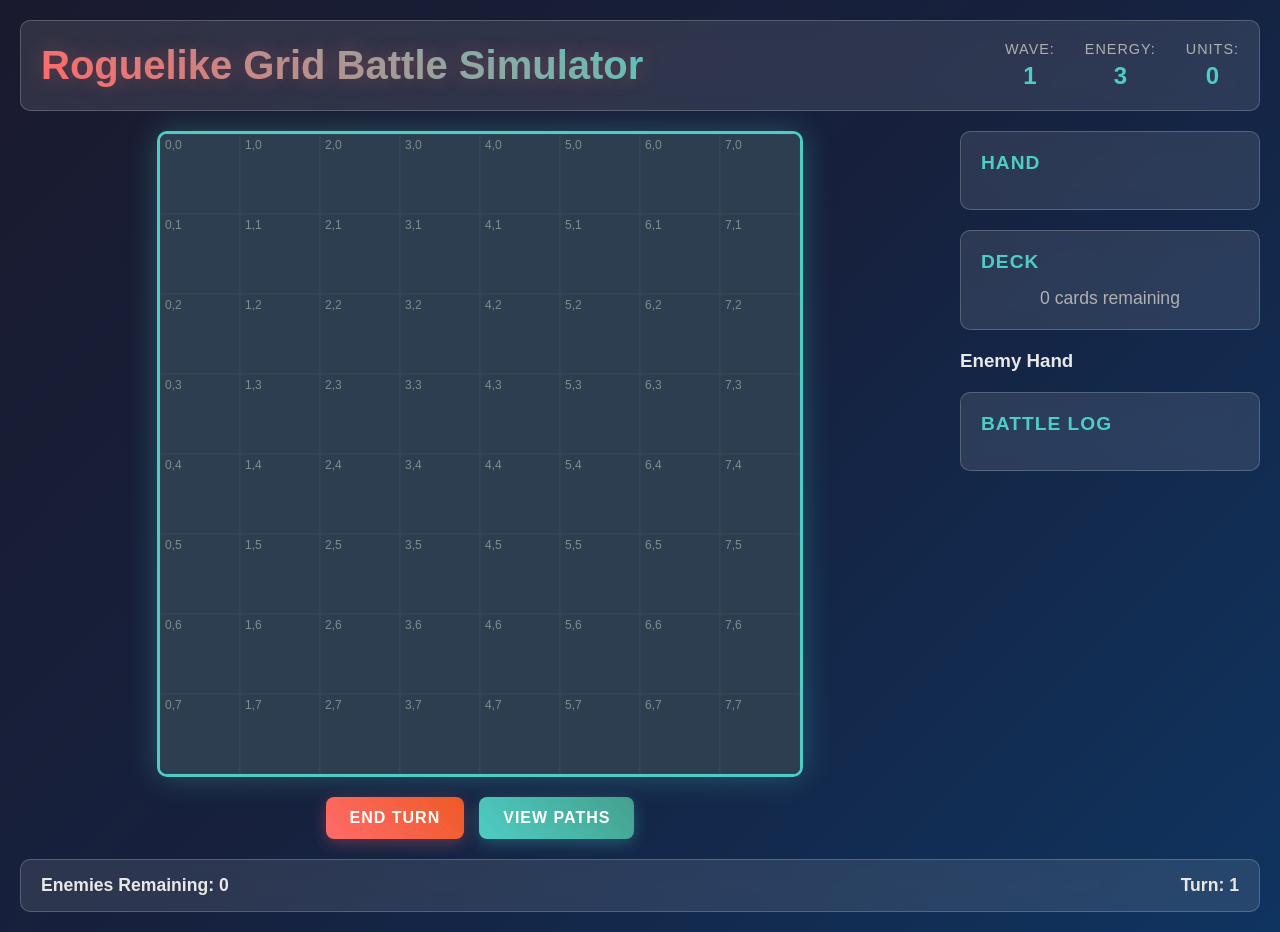
<file: index.html>
<!DOCTYPE html>
<html lang="en">
<head>
    <meta charset="UTF-8">
    <meta name="viewport" content="width=device-width, initial-scale=1.0">
    <title>Roguelike Grid Battle Simulator</title>
    <link rel="stylesheet" href="styles.css">
</head>
<body>
    <div class="game-container">
        <header class="game-header">
            <h1>Roguelike Grid Battle Simulator</h1>
            <div class="game-stats">
                <div class="stat">
                    <span class="stat-label">Wave:</span>
                    <span id="wave-number">1</span>
                </div>
                <div class="stat">
                    <span class="stat-label">Energy:</span>
                    <span id="energy">3</span>
                </div>
                <div class="stat">
                    <span class="stat-label">Units:</span>
                    <span id="unit-count">0</span>
                </div>
            </div>
        </header>

        <div class="game-main">
            <div class="battlefield-section">
                <canvas id="battlefield" width="640" height="640"></canvas>
                <div class="battlefield-controls">
                    <button id="end-turn-btn" class="btn btn-primary">End Turn</button>
                    <button id="view-paths-btn" class="btn btn-secondary">View Paths</button>
                </div>
            </div>

            <div class="sidebar">
                <div class="hand-section">
                    <h3>Hand</h3>
                    <div id="hand" class="hand-container"></div>
                </div>

                <div class="deck-section">
                    <h3>Deck</h3>
                    <div id="deck-info" class="deck-info">
                        <span id="deck-count">0</span> cards remaining
                    </div>
                </div>

                <div class="enemy-hand-section">
                    <h3>Enemy Hand</h3>
                    <div id="enemy-hand" class="hand-container"></div>
                </div>

                <div class="log-section">
                    <h3>Battle Log</h3>
                    <div id="battle-log" class="battle-log"></div>
                </div>
            </div>
        </div>

        <div class="game-footer">
            <div class="wave-info">
                <span>Enemies Remaining: </span>
                <span id="enemies-remaining">0</span>
            </div>
            <div class="turn-info">
                <span>Turn: </span>
                <span id="turn-number">1</span>
            </div>
        </div>
    </div>

    <!-- Modal for card selection after wave -->
    <div id="card-selection-modal" class="modal hidden">
        <div class="modal-content">
            <h2>Choose a Card</h2>
            <p>Select one card to add to your deck:</p>
            <div id="card-options" class="card-options"></div>
        </div>
    </div>

    <!-- Modal for game over -->
    <div id="game-over-modal" class="modal hidden">
        <div class="modal-content">
            <h2 id="game-over-title">Game Over</h2>
            <p id="game-over-message"></p>
            <button id="restart-btn" class="btn btn-primary">Play Again</button>
        </div>
    </div>

    <script src="js/game.js"></script>
    <script src="js/cards.js"></script>
    <script src="js/units.js"></script>
    <script src="js/battlefield.js"></script>
    <script src="js/ai.js"></script>
    <script src="js/main.js"></script>
</body>
</html>
</file>
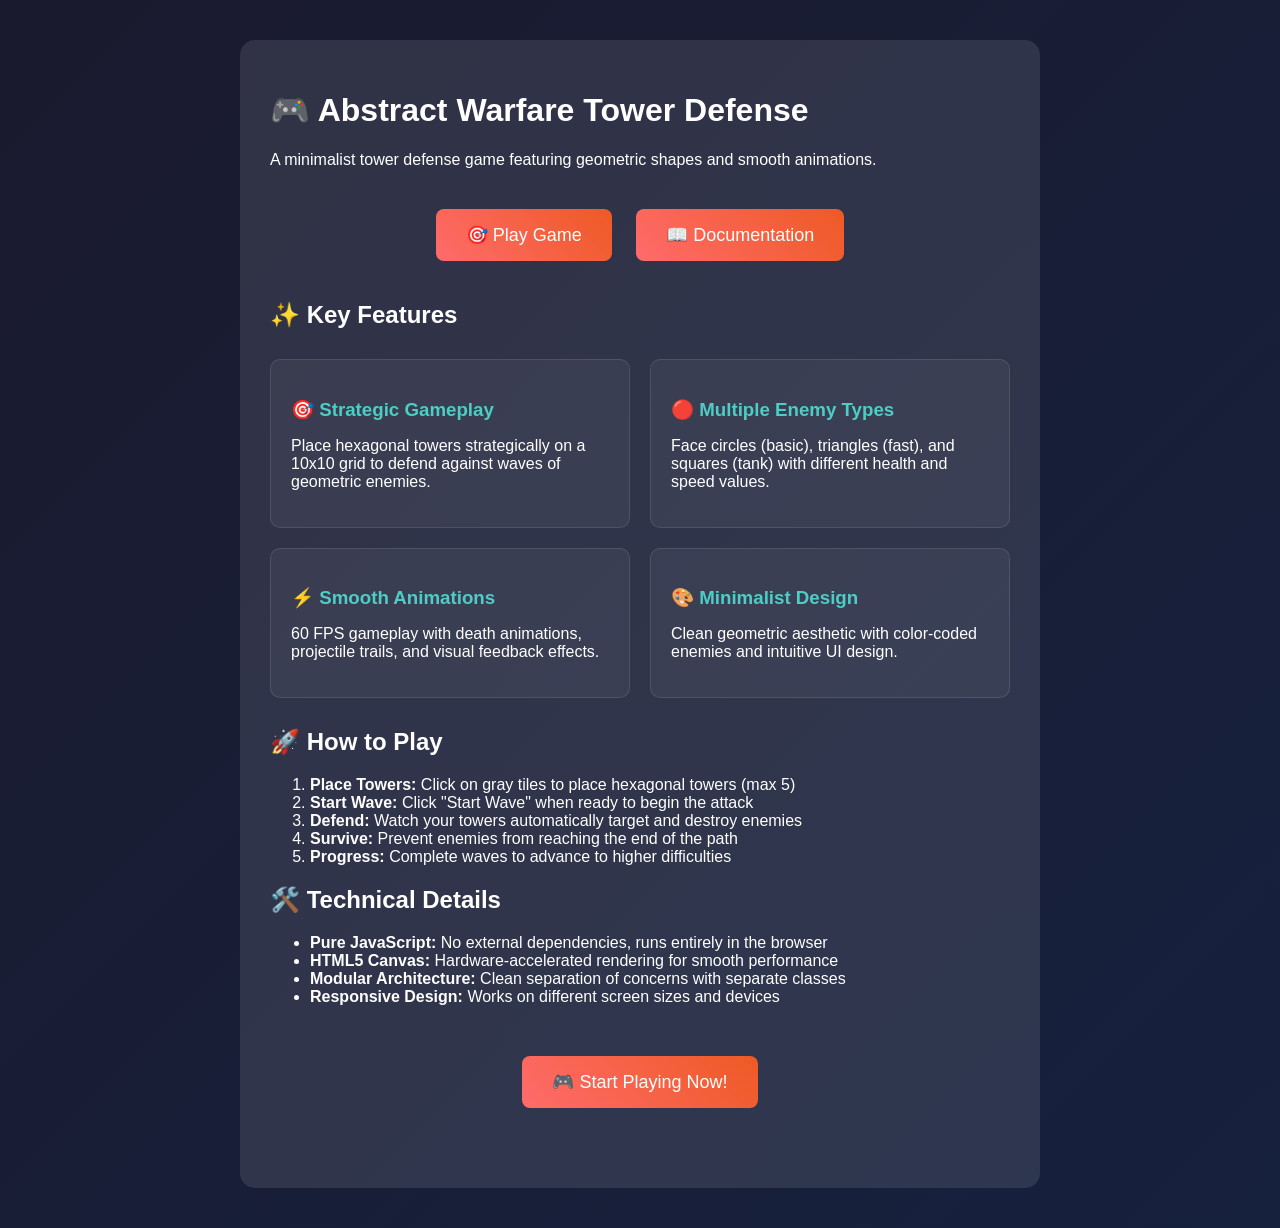
<file: demo.html>
<!DOCTYPE html>
<html lang="en">
<head>
    <meta charset="UTF-8">
    <meta name="viewport" content="width=device-width, initial-scale=1.0">
    <title>Abstract Warfare - Demo</title>
    <style>
        body {
            font-family: Arial, sans-serif;
            max-width: 800px;
            margin: 0 auto;
            padding: 20px;
            background: linear-gradient(135deg, #1a1a2e, #16213e);
            color: white;
        }
        .demo-container {
            background: rgba(255, 255, 255, 0.1);
            padding: 30px;
            border-radius: 15px;
            margin: 20px 0;
        }
        .btn {
            background: linear-gradient(45deg, #ff6b6b, #ee5a24);
            color: white;
            padding: 15px 30px;
            border: none;
            border-radius: 8px;
            font-size: 18px;
            cursor: pointer;
            text-decoration: none;
            display: inline-block;
            margin: 10px;
        }
        .btn:hover {
            transform: translateY(-2px);
            box-shadow: 0 5px 15px rgba(255, 107, 107, 0.4);
        }
        .features {
            display: grid;
            grid-template-columns: repeat(auto-fit, minmax(250px, 1fr));
            gap: 20px;
            margin: 30px 0;
        }
        .feature {
            background: rgba(255, 255, 255, 0.05);
            padding: 20px;
            border-radius: 10px;
            border: 1px solid rgba(255, 255, 255, 0.1);
        }
        .feature h3 {
            color: #4ecdc4;
            margin-bottom: 10px;
        }
    </style>
</head>
<body>
    <div class="demo-container">
        <h1>🎮 Abstract Warfare Tower Defense</h1>
        <p>A minimalist tower defense game featuring geometric shapes and smooth animations.</p>
        
        <div style="text-align: center; margin: 30px 0;">
            <a href="index.html" class="btn">🎯 Play Game</a>
            <a href="README.md" class="btn">📖 Documentation</a>
        </div>
        
        <h2>✨ Key Features</h2>
        <div class="features">
            <div class="feature">
                <h3>🎯 Strategic Gameplay</h3>
                <p>Place hexagonal towers strategically on a 10x10 grid to defend against waves of geometric enemies.</p>
            </div>
            <div class="feature">
                <h3>🔴 Multiple Enemy Types</h3>
                <p>Face circles (basic), triangles (fast), and squares (tank) with different health and speed values.</p>
            </div>
            <div class="feature">
                <h3>⚡ Smooth Animations</h3>
                <p>60 FPS gameplay with death animations, projectile trails, and visual feedback effects.</p>
            </div>
            <div class="feature">
                <h3>🎨 Minimalist Design</h3>
                <p>Clean geometric aesthetic with color-coded enemies and intuitive UI design.</p>
            </div>
        </div>
        
        <h2>🚀 How to Play</h2>
        <ol>
            <li><strong>Place Towers:</strong> Click on gray tiles to place hexagonal towers (max 5)</li>
            <li><strong>Start Wave:</strong> Click "Start Wave" when ready to begin the attack</li>
            <li><strong>Defend:</strong> Watch your towers automatically target and destroy enemies</li>
            <li><strong>Survive:</strong> Prevent enemies from reaching the end of the path</li>
            <li><strong>Progress:</strong> Complete waves to advance to higher difficulties</li>
        </ol>
        
        <h2>🛠️ Technical Details</h2>
        <ul>
            <li><strong>Pure JavaScript:</strong> No external dependencies, runs entirely in the browser</li>
            <li><strong>HTML5 Canvas:</strong> Hardware-accelerated rendering for smooth performance</li>
            <li><strong>Modular Architecture:</strong> Clean separation of concerns with separate classes</li>
            <li><strong>Responsive Design:</strong> Works on different screen sizes and devices</li>
        </ul>
        
        <div style="text-align: center; margin: 40px 0;">
            <a href="index.html" class="btn">🎮 Start Playing Now!</a>
        </div>
    </div>
</body>
</html>
</file>
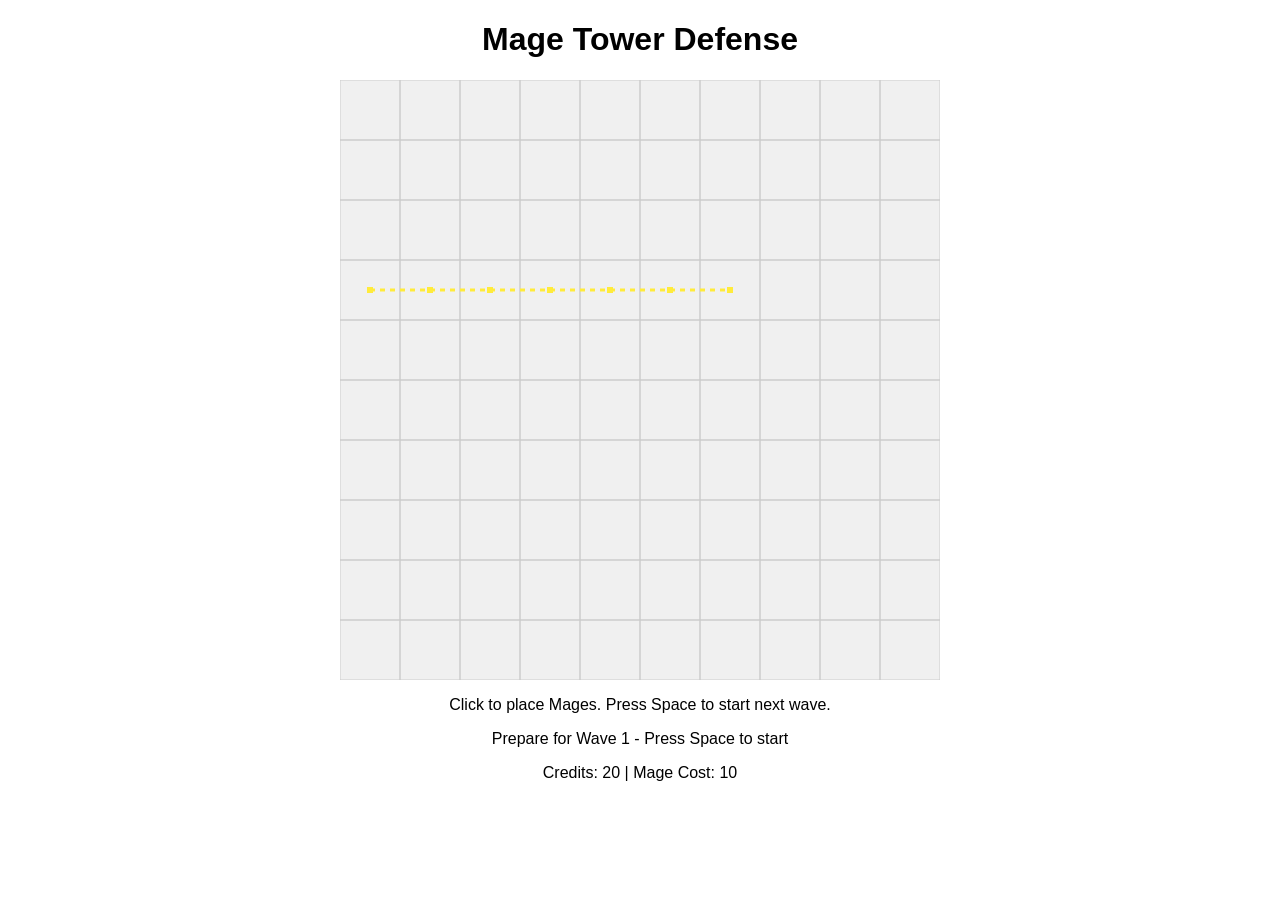
<file: mage_tower_defense.html>
<!DOCTYPE html>
<html lang="en">
<head>
  <meta charset="UTF-8" />
  <title>Mage Tower Defense - Waves + Enemies</title>
  <style>
    canvas { background: #f0f0f0; display: block; margin: 0 auto; }
    body { text-align: center; font-family: sans-serif; }
  </style>
</head>
<body>
  <h1>Mage Tower Defense</h1>
  <canvas id="game" width="600" height="600"></canvas>
  <p>Click to place Mages. Press Space to start next wave.</p>
  <p id="status"></p>
  <p id="credits"></p>

  <script>
    const canvas = document.getElementById("game");
    const ctx = canvas.getContext("2d");
    const statusEl = document.getElementById("status");
    const creditsEl = document.getElementById("credits");

    const TILE_SIZE = 60;
    const GRID_SIZE = 10;
    const TICK_DURATION = 1000; // 1s

    let mages = [];
    let enemies = [];
    let tombstones = [];
    let damageIndicators = [];
    let tick = 0;
    let currentWave = 0;
    let waveInProgress = false;
    let credits = 20;
    let currentPath = [];
    let pathPreview = true;

    const enemyTypes = {
      goblin: { hp: 3, dmg: 1, speed: 1, color: 'red', reward: 3 }
    };

    const troopCosts = {
      mage: 10
    };

    class Unit {
      constructor(x, y) {
        this.x = x;
        this.y = y;
        this.hp = 3;
        this.maxHp = 3;
        this.range = 3;
        this.damage = 1;
        this.type = 'mage';
      }

      act() {
        for (const enemy of enemies) {
          const dist = Math.abs(enemy.x - this.x) + Math.abs(enemy.y - this.y);
          if (dist <= this.range) {
            const oldHp = enemy.hp;
            enemy.hp -= this.damage;
            drawFireball(this.x, this.y, enemy.x, enemy.y);
            
            // Add damage indicator
            damageIndicators.push({
              x: enemy.x,
              y: enemy.y,
              damage: this.damage,
              timer: 30
            });
            
            break;
          }
        }
      }

      takeDamage(amount) {
        this.hp -= amount;
        damageIndicators.push({
          x: this.x,
          y: this.y,
          damage: amount,
          timer: 30,
          color: 'blue'
        });
      }

      draw() {
        drawUnit(this.x, this.y, 'blue', 'Mage');
        
        // Draw health bar
        if (this.hp < this.maxHp) {
          const barWidth = TILE_SIZE - 10;
          const barHeight = 4;
          const barX = this.x * TILE_SIZE + 5;
          const barY = this.y * TILE_SIZE + TILE_SIZE - 10;
          
          ctx.fillStyle = 'red';
          ctx.fillRect(barX, barY, barWidth, barHeight);
          
          ctx.fillStyle = 'green';
          ctx.fillRect(barX, barY, (this.hp / this.maxHp) * barWidth, barHeight);
        }
      }
    }

    class Enemy {
      constructor(path) {
        this.type = 'goblin';
        this.stats = enemyTypes.goblin;
        this.hp = this.stats.hp;
        this.maxHp = this.stats.hp;
        this.dmg = this.stats.dmg;
        this.path = path;
        this.pathIndex = 0;
        this.updatePosition();
      }

      updatePosition() {
        if (this.pathIndex < this.path.length) {
          [this.x, this.y] = this.path[this.pathIndex];
        }
      }

      act() {
        this.pathIndex++;
        this.updatePosition();
        
        // Attack mages in adjacent tiles
        for (const mage of mages) {
          const dist = Math.abs(mage.x - this.x) + Math.abs(mage.y - this.y);
          if (dist <= 1) {
            mage.takeDamage(this.dmg);
          }
        }
      }
      
      hasReachedEnd() {
        return this.pathIndex >= this.path.length;
      }

      draw() {
        drawUnit(this.x, this.y, this.stats.color, 'Goblin');
        
        // Draw health bar
        if (this.hp < this.maxHp) {
          const barWidth = TILE_SIZE - 10;
          const barHeight = 4;
          const barX = this.x * TILE_SIZE + 5;
          const barY = this.y * TILE_SIZE + TILE_SIZE - 10;
          
          ctx.fillStyle = 'red';
          ctx.fillRect(barX, barY, barWidth, barHeight);
          
          ctx.fillStyle = 'green';
          ctx.fillRect(barX, barY, (this.hp / this.maxHp) * barWidth, barHeight);
        }
      }
    }

    function drawUnit(x, y, color, label) {
      ctx.fillStyle = color;
      ctx.fillRect(x * TILE_SIZE, y * TILE_SIZE, TILE_SIZE, TILE_SIZE);
      ctx.fillStyle = "white";
      ctx.font = "12px sans-serif";
      ctx.fillText(label, x * TILE_SIZE + 5, y * TILE_SIZE + 20);
    }

    function drawFireball(fromX, fromY, toX, toY) {
      ctx.strokeStyle = "orange";
      ctx.beginPath();
      ctx.moveTo(fromX * TILE_SIZE + TILE_SIZE / 2, fromY * TILE_SIZE + TILE_SIZE / 2);
      ctx.lineTo(toX * TILE_SIZE + TILE_SIZE / 2, toY * TILE_SIZE + TILE_SIZE / 2);
      ctx.stroke();
    }

    function drawGrid() {
      ctx.clearRect(0, 0, canvas.width, canvas.height);
      for (let y = 0; y < GRID_SIZE; y++) {
        for (let x = 0; x < GRID_SIZE; x++) {
          ctx.strokeStyle = "#ccc";
          ctx.strokeRect(x * TILE_SIZE, y * TILE_SIZE, TILE_SIZE, TILE_SIZE);
        }
      }
    }

    function drawTombstones() {
      for (const [x, y] of tombstones) {
        drawUnit(x, y, "gray", "X");
      }
    }

    function drawPathPreview() {
      if (!pathPreview || currentPath.length === 0) return;
      
      ctx.strokeStyle = "#ffeb3b";
      ctx.lineWidth = 3;
      ctx.setLineDash([5, 5]);
      
      ctx.beginPath();
      for (let i = 0; i < currentPath.length - 1; i++) {
        const [x1, y1] = currentPath[i];
        const [x2, y2] = currentPath[i + 1];
        
        if (i === 0) {
          ctx.moveTo(x1 * TILE_SIZE + TILE_SIZE / 2, y1 * TILE_SIZE + TILE_SIZE / 2);
        }
        ctx.lineTo(x2 * TILE_SIZE + TILE_SIZE / 2, y2 * TILE_SIZE + TILE_SIZE / 2);
      }
      ctx.stroke();
      
      // Draw path markers
      ctx.setLineDash([]);
      ctx.fillStyle = "#ffeb3b";
      for (const [x, y] of currentPath) {
        ctx.fillRect(x * TILE_SIZE + TILE_SIZE / 2 - 3, y * TILE_SIZE + TILE_SIZE / 2 - 3, 6, 6);
      }
    }

    function drawDamageIndicators() {
      ctx.font = "bold 16px sans-serif";
      ctx.textAlign = "center";
      
      for (const indicator of damageIndicators) {
        const alpha = indicator.timer / 30;
        const offsetY = (30 - indicator.timer) * 1.5;
        
        ctx.fillStyle = indicator.color || 'red';
        ctx.globalAlpha = alpha;
        
        const x = indicator.x * TILE_SIZE + TILE_SIZE / 2;
        const y = indicator.y * TILE_SIZE + TILE_SIZE / 2 - offsetY;
        
        ctx.fillText(`-${indicator.damage}`, x, y);
        
        indicator.timer--;
      }
      
      ctx.globalAlpha = 1;
      ctx.textAlign = "left";
      
      // Remove expired indicators
      damageIndicators = damageIndicators.filter(indicator => indicator.timer > 0);
    }

    function gameTick() {
      if (!waveInProgress) return;

      tick++;

      mages.forEach(m => m.act());
      enemies.forEach(e => e.act());

      // Remove dead mages
      const deadMages = mages.filter(m => m.hp <= 0);
      deadMages.forEach(m => {
        tombstones.push([m.x, m.y]);
      });
      mages = mages.filter(m => m.hp > 0);

      // Remove dead enemies and enemies that reached the end
      enemies = enemies.filter(e => {
        if (e.hp <= 0) {
          tombstones.push([e.x, e.y]);
          credits += enemyTypes[e.type].reward;
          return false;
        }
        if (e.hasReachedEnd()) {
          // Enemy reached the end - could add game over logic here
          return false;
        }
        return true;
      });

      if (enemies.length === 0) {
        waveInProgress = false;
        pathPreview = true;
        currentPath = generatePath(currentWave + 1);
      }

      draw();
    }

    function draw() {
      drawGrid();
      drawPathPreview();
      drawTombstones();
      mages.forEach(m => m.draw());
      enemies.forEach(e => e.draw());
      drawDamageIndicators();
      
      // Update status display
      if (waveInProgress) {
        statusEl.textContent = `Wave ${currentWave} - ${enemies.length} enemies remaining`;
      } else if (currentWave === 0) {
        statusEl.textContent = `Prepare for Wave 1 - Press Space to start`;
      } else {
        statusEl.textContent = `Wave ${currentWave} Complete! Press Space for Wave ${currentWave + 1}`;
      }
      
      // Update credits display
      creditsEl.textContent = `Credits: ${credits} | Mage Cost: ${troopCosts.mage}`;
    }

    function generatePath(waveLevel) {
      const tileBudget = 5 + waveLevel * 2;
      const path = [];
      const visited = new Set();
      
      // Start at random Y position on leftmost column
      let currentX = 0;
      let currentY = Math.floor(Math.random() * GRID_SIZE);
      
      path.push([currentX, currentY]);
      visited.add(`${currentX},${currentY}`);
      
      while (path.length < tileBudget && currentX < GRID_SIZE - 1) {
        const possibleMoves = [];
        
        // Check right movement
        if (currentX + 1 < GRID_SIZE && !visited.has(`${currentX + 1},${currentY}`)) {
          possibleMoves.push([currentX + 1, currentY, 'right']);
        }
        
        // Check up movement
        if (currentY - 1 >= 0 && !visited.has(`${currentX},${currentY - 1}`)) {
          possibleMoves.push([currentX, currentY - 1, 'up']);
        }
        
        // Check down movement
        if (currentY + 1 < GRID_SIZE && !visited.has(`${currentX},${currentY + 1}`)) {
          possibleMoves.push([currentX, currentY + 1, 'down']);
        }
        
        if (possibleMoves.length === 0) {
          // No valid moves, force right movement if possible
          if (currentX + 1 < GRID_SIZE) {
            currentX++;
            path.push([currentX, currentY]);
          }
          break;
        }
        
        // Calculate remaining budget and distance to end
        const remainingBudget = tileBudget - path.length;
        const distanceToEnd = (GRID_SIZE - 1) - currentX;
        
        let selectedMove;
        
        // If we're running low on budget, prioritize right movement
        if (remainingBudget <= distanceToEnd + 2) {
          const rightMoves = possibleMoves.filter(move => move[2] === 'right');
          if (rightMoves.length > 0) {
            selectedMove = rightMoves[0];
          } else {
            // No right moves available, pick any available move
            selectedMove = possibleMoves[Math.floor(Math.random() * possibleMoves.length)];
          }
        } else {
          // We have budget to explore, use weighted random selection
          const weights = possibleMoves.map(move => {
            if (move[2] === 'right') return 0.4; // Moderate preference for right
            return 0.3; // Equal weight for up/down to encourage exploration
          });
          
          selectedMove = weightedRandomChoice(possibleMoves, weights);
        }
        
        currentX = selectedMove[0];
        currentY = selectedMove[1];
        path.push([currentX, currentY]);
        visited.add(`${currentX},${currentY}`);
      }
      
      // Ensure we reach the rightmost column if we haven't already
      while (currentX < GRID_SIZE - 1 && path.length < tileBudget) {
        currentX++;
        path.push([currentX, currentY]);
      }
      
      return path;
    }

    function weightedRandomChoice(options, weights) {
      const totalWeight = weights.reduce((sum, weight) => sum + weight, 0);
      let random = Math.random() * totalWeight;
      
      for (let i = 0; i < options.length; i++) {
        random -= weights[i];
        if (random <= 0) {
          return options[i];
        }
      }
      
      return options[options.length - 1];
    }

    function startWave() {
      currentWave++;
      waveInProgress = true;
      pathPreview = false;
      currentPath = generatePath(currentWave);
      const enemyCount = 3 + currentWave;

      for (let i = 0; i < enemyCount; i++) {
        enemies.push(new Enemy(currentPath));
      }
    }

    canvas.addEventListener("click", (e) => {
      const rect = canvas.getBoundingClientRect();
      const x = Math.floor((e.clientX - rect.left) / TILE_SIZE);
      const y = Math.floor((e.clientY - rect.top) / TILE_SIZE);
      
      // Check if tile is occupied
      if (mages.some(m => m.x === x && m.y === y)) {
        return;
      }
      
      // Check if player has enough credits
      const cost = troopCosts.mage;
      if (credits >= cost) {
        credits -= cost;
        mages.push(new Unit(x, y));
        draw();
      }
    });

    window.addEventListener("keydown", (e) => {
      if (e.code === 'Space' && !waveInProgress) {
        e.preventDefault();
        startWave();
      }
    });

    // Initialize path preview for first wave
    currentPath = generatePath(1);
    
    setInterval(gameTick, TICK_DURATION);
    draw();
  </script>
</body>
</html>
</file>
<file: styles.css>
* {
    margin: 0;
    padding: 0;
    box-sizing: border-box;
}

body {
    font-family: 'Segoe UI', Tahoma, Geneva, Verdana, sans-serif;
    background: linear-gradient(135deg, #1a1a2e 0%, #16213e 50%, #0f3460 100%);
    color: #e8e8e8;
    min-height: 100vh;
    overflow-x: hidden;
}

.game-container {
    max-width: 1400px;
    margin: 0 auto;
    padding: 20px;
    display: flex;
    flex-direction: column;
    min-height: 100vh;
}

.game-header {
    display: flex;
    justify-content: space-between;
    align-items: center;
    margin-bottom: 20px;
    padding: 20px;
    background: rgba(255, 255, 255, 0.1);
    border-radius: 10px;
    backdrop-filter: blur(10px);
    border: 1px solid rgba(255, 255, 255, 0.2);
}

.game-header h1 {
    font-size: 2.5rem;
    background: linear-gradient(45deg, #ff6b6b, #4ecdc4);
    -webkit-background-clip: text;
    -webkit-text-fill-color: transparent;
    background-clip: text;
    text-shadow: 0 0 20px rgba(255, 107, 107, 0.3);
}

.game-stats {
    display: flex;
    gap: 30px;
}

.stat {
    display: flex;
    flex-direction: column;
    align-items: center;
    gap: 5px;
}

.stat-label {
    font-size: 0.9rem;
    color: #b0b0b0;
    text-transform: uppercase;
    letter-spacing: 1px;
}

.stat span:last-child {
    font-size: 1.5rem;
    font-weight: bold;
    color: #4ecdc4;
}

.game-main {
    display: flex;
    gap: 20px;
    flex: 1;
}

.battlefield-section {
    flex: 1;
    display: flex;
    flex-direction: column;
    align-items: center;
    gap: 20px;
}

#battlefield {
    border: 3px solid #4ecdc4;
    border-radius: 10px;
    background: #0a0a0a;
    box-shadow: 0 0 30px rgba(78, 205, 196, 0.3);
    cursor: crosshair;
}

.battlefield-controls {
    display: flex;
    gap: 15px;
}

.btn {
    padding: 12px 24px;
    border: none;
    border-radius: 8px;
    font-size: 1rem;
    font-weight: 600;
    cursor: pointer;
    transition: all 0.3s ease;
    text-transform: uppercase;
    letter-spacing: 1px;
}

.btn-primary {
    background: linear-gradient(45deg, #ff6b6b, #ee5a24);
    color: white;
    box-shadow: 0 4px 15px rgba(255, 107, 107, 0.3);
}

.btn-primary:hover {
    transform: translateY(-2px);
    box-shadow: 0 6px 20px rgba(255, 107, 107, 0.4);
}

.btn-secondary {
    background: linear-gradient(45deg, #4ecdc4, #44a08d);
    color: white;
    box-shadow: 0 4px 15px rgba(78, 205, 196, 0.3);
}

.btn-secondary:hover {
    transform: translateY(-2px);
    box-shadow: 0 6px 20px rgba(78, 205, 196, 0.4);
}

.sidebar {
    width: 300px;
    display: flex;
    flex-direction: column;
    gap: 20px;
}

.hand-section, .deck-section, .log-section {
    background: rgba(255, 255, 255, 0.1);
    border-radius: 10px;
    padding: 20px;
    backdrop-filter: blur(10px);
    border: 1px solid rgba(255, 255, 255, 0.2);
}

.hand-section h3, .deck-section h3, .log-section h3 {
    margin-bottom: 15px;
    color: #4ecdc4;
    font-size: 1.2rem;
    text-transform: uppercase;
    letter-spacing: 1px;
}

.hand-container {
    display: flex;
    flex-direction: column;
    gap: 10px;
    max-height: 300px;
    overflow-y: auto;
}

.card {
    background: linear-gradient(135deg, #2c3e50, #34495e);
    border: 2px solid #4ecdc4;
    border-radius: 8px;
    padding: 15px;
    cursor: pointer;
    transition: all 0.3s ease;
    position: relative;
    overflow: hidden;
}

.card::before {
    content: '';
    position: absolute;
    top: 0;
    left: -100%;
    width: 100%;
    height: 100%;
    background: linear-gradient(90deg, transparent, rgba(255, 255, 255, 0.1), transparent);
    transition: left 0.5s;
}

.card:hover::before {
    left: 100%;
}

.card:hover {
    transform: translateY(-3px);
    box-shadow: 0 8px 25px rgba(78, 205, 196, 0.4);
    border-color: #ff6b6b;
}

.card.selected {
    border-color: #ff6b6b;
    background: linear-gradient(135deg, #e74c3c, #c0392b);
    box-shadow: 0 0 20px rgba(255, 107, 107, 0.5);
}

.card-name {
    font-weight: bold;
    font-size: 1.1rem;
    margin-bottom: 8px;
    color: #fff;
}

.card-stats {
    display: grid;
    grid-template-columns: 1fr 1fr;
    gap: 8px;
    font-size: 0.9rem;
    color: #b0b0b0;
}

.card-cost {
    position: absolute;
    top: 10px;
    right: 10px;
    background: #ff6b6b;
    color: white;
    width: 25px;
    height: 25px;
    border-radius: 50%;
    display: flex;
    align-items: center;
    justify-content: center;
    font-weight: bold;
    font-size: 0.8rem;
}

.deck-info {
    text-align: center;
    font-size: 1.1rem;
    color: #b0b0b0;
}

.battle-log {
    max-height: 200px;
    overflow-y: auto;
    font-size: 0.9rem;
    line-height: 1.4;
}

.log-entry {
    padding: 5px 0;
    border-bottom: 1px solid rgba(255, 255, 255, 0.1);
}

.log-entry:last-child {
    border-bottom: none;
}

.game-footer {
    display: flex;
    justify-content: space-between;
    align-items: center;
    margin-top: 20px;
    padding: 15px 20px;
    background: rgba(255, 255, 255, 0.1);
    border-radius: 10px;
    backdrop-filter: blur(10px);
    border: 1px solid rgba(255, 255, 255, 0.2);
}

.wave-info, .turn-info {
    font-size: 1.1rem;
    font-weight: 600;
}

.modal {
    position: fixed;
    top: 0;
    left: 0;
    width: 100%;
    height: 100%;
    background: rgba(0, 0, 0, 0.8);
    display: flex;
    align-items: center;
    justify-content: center;
    z-index: 1000;
    backdrop-filter: blur(5px);
}

.modal.hidden {
    display: none;
}

.modal-content {
    background: linear-gradient(135deg, #2c3e50, #34495e);
    border: 2px solid #4ecdc4;
    border-radius: 15px;
    padding: 30px;
    max-width: 500px;
    width: 90%;
    text-align: center;
    box-shadow: 0 20px 60px rgba(0, 0, 0, 0.5);
}

.modal-content h2 {
    margin-bottom: 20px;
    color: #4ecdc4;
    font-size: 2rem;
}

.modal-content p {
    margin-bottom: 25px;
    color: #b0b0b0;
    font-size: 1.1rem;
}

.card-options {
    display: grid;
    grid-template-columns: repeat(auto-fit, minmax(200px, 1fr));
    gap: 15px;
    margin-top: 20px;
}

/* Responsive Design */
@media (max-width: 1200px) {
    .game-main {
        flex-direction: column;
    }
    
    .sidebar {
        width: 100%;
        flex-direction: row;
        justify-content: space-between;
    }
    
    .hand-section, .deck-section, .log-section {
        flex: 1;
    }
}

@media (max-width: 768px) {
    .game-header {
        flex-direction: column;
        gap: 20px;
        text-align: center;
    }
    
    .game-header h1 {
        font-size: 2rem;
    }
    
    .game-stats {
        gap: 20px;
    }
    
    .sidebar {
        flex-direction: column;
    }
    
    #battlefield {
        width: 100%;
        max-width: 400px;
        height: auto;
    }
    
    .battlefield-controls {
        flex-direction: column;
        width: 100%;
        max-width: 400px;
    }
    
    .btn {
        width: 100%;
    }
}

/* Scrollbar Styling */
::-webkit-scrollbar {
    width: 8px;
}

::-webkit-scrollbar-track {
    background: rgba(255, 255, 255, 0.1);
    border-radius: 4px;
}

::-webkit-scrollbar-thumb {
    background: #4ecdc4;
    border-radius: 4px;
}

::-webkit-scrollbar-thumb:hover {
    background: #44a08d;
}

/* Animation Classes */
.fade-in {
    animation: fadeIn 0.5s ease-in;
}

@keyframes fadeIn {
    from { opacity: 0; transform: translateY(20px); }
    to { opacity: 1; transform: translateY(0); }
}

.pulse {
    animation: pulse 2s infinite;
}

@keyframes pulse {
    0% { transform: scale(1); }
    50% { transform: scale(1.05); }
    100% { transform: scale(1); }
}
</file>
